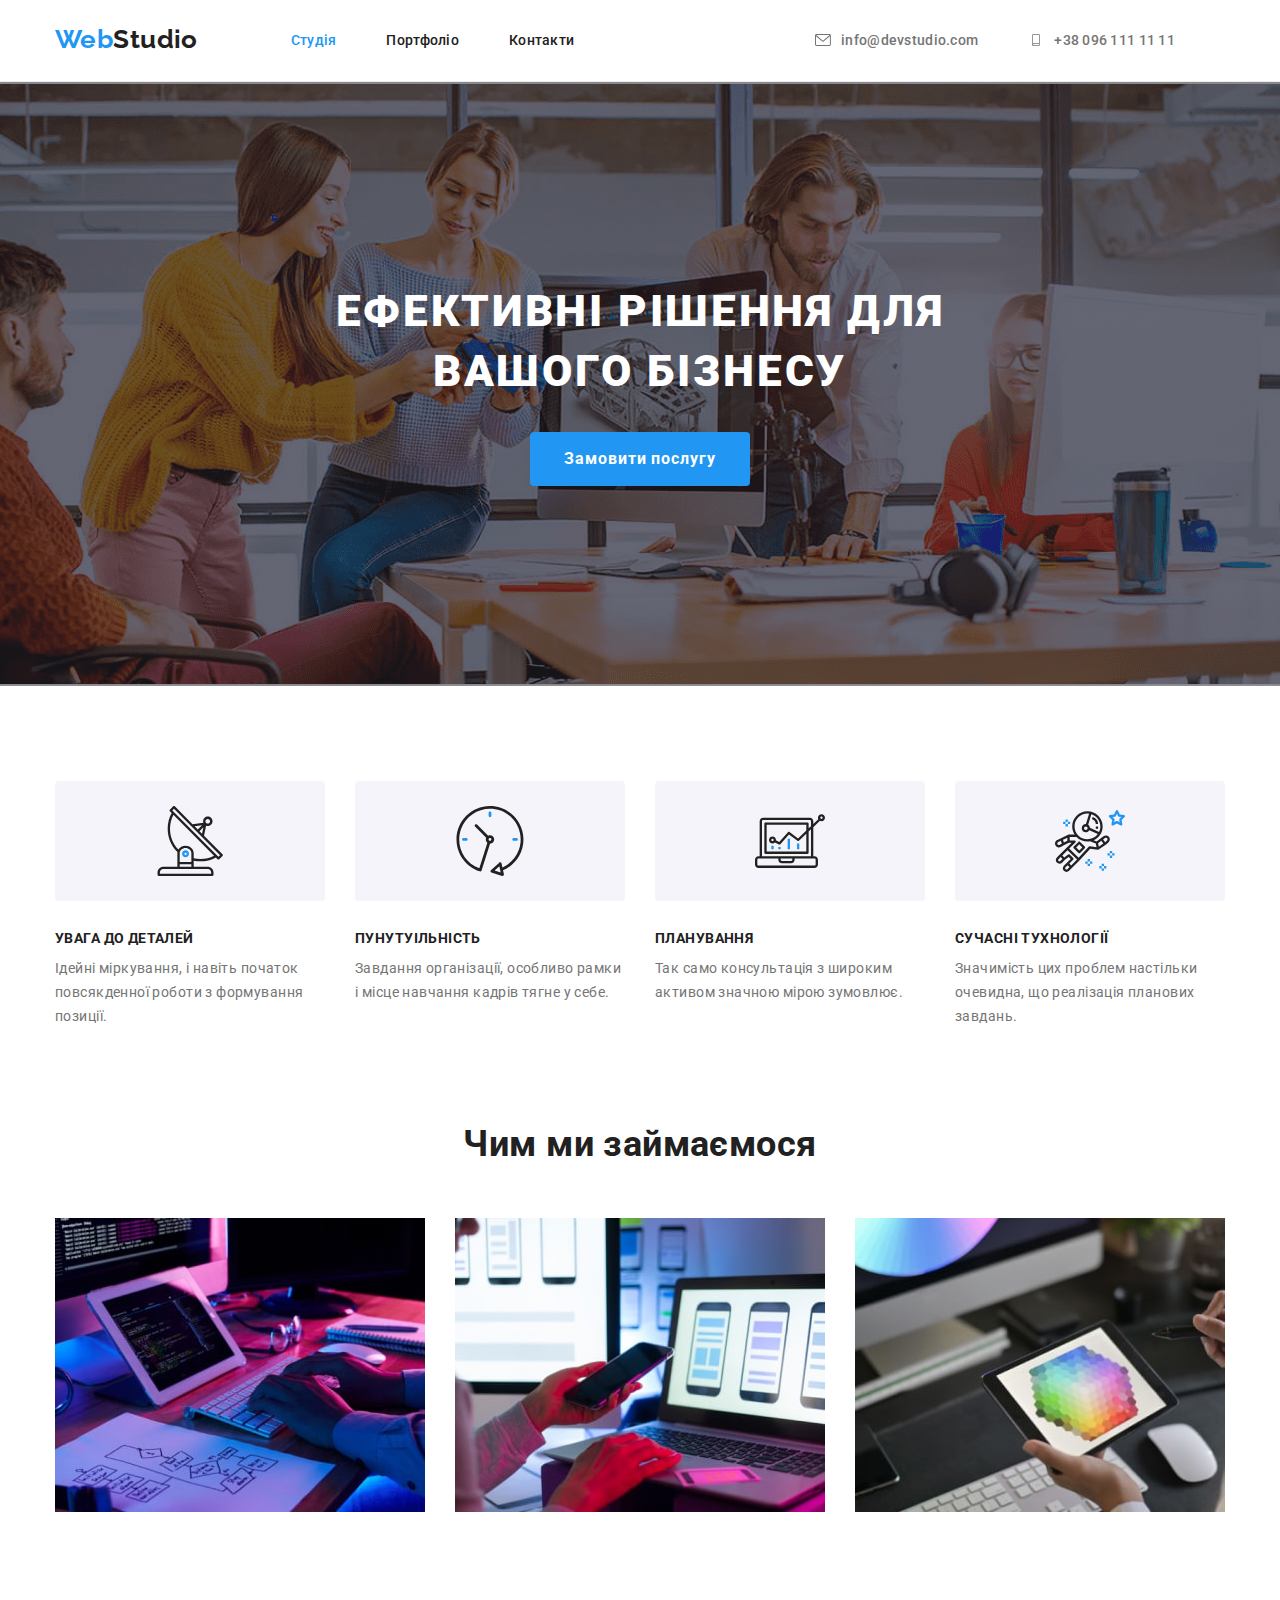
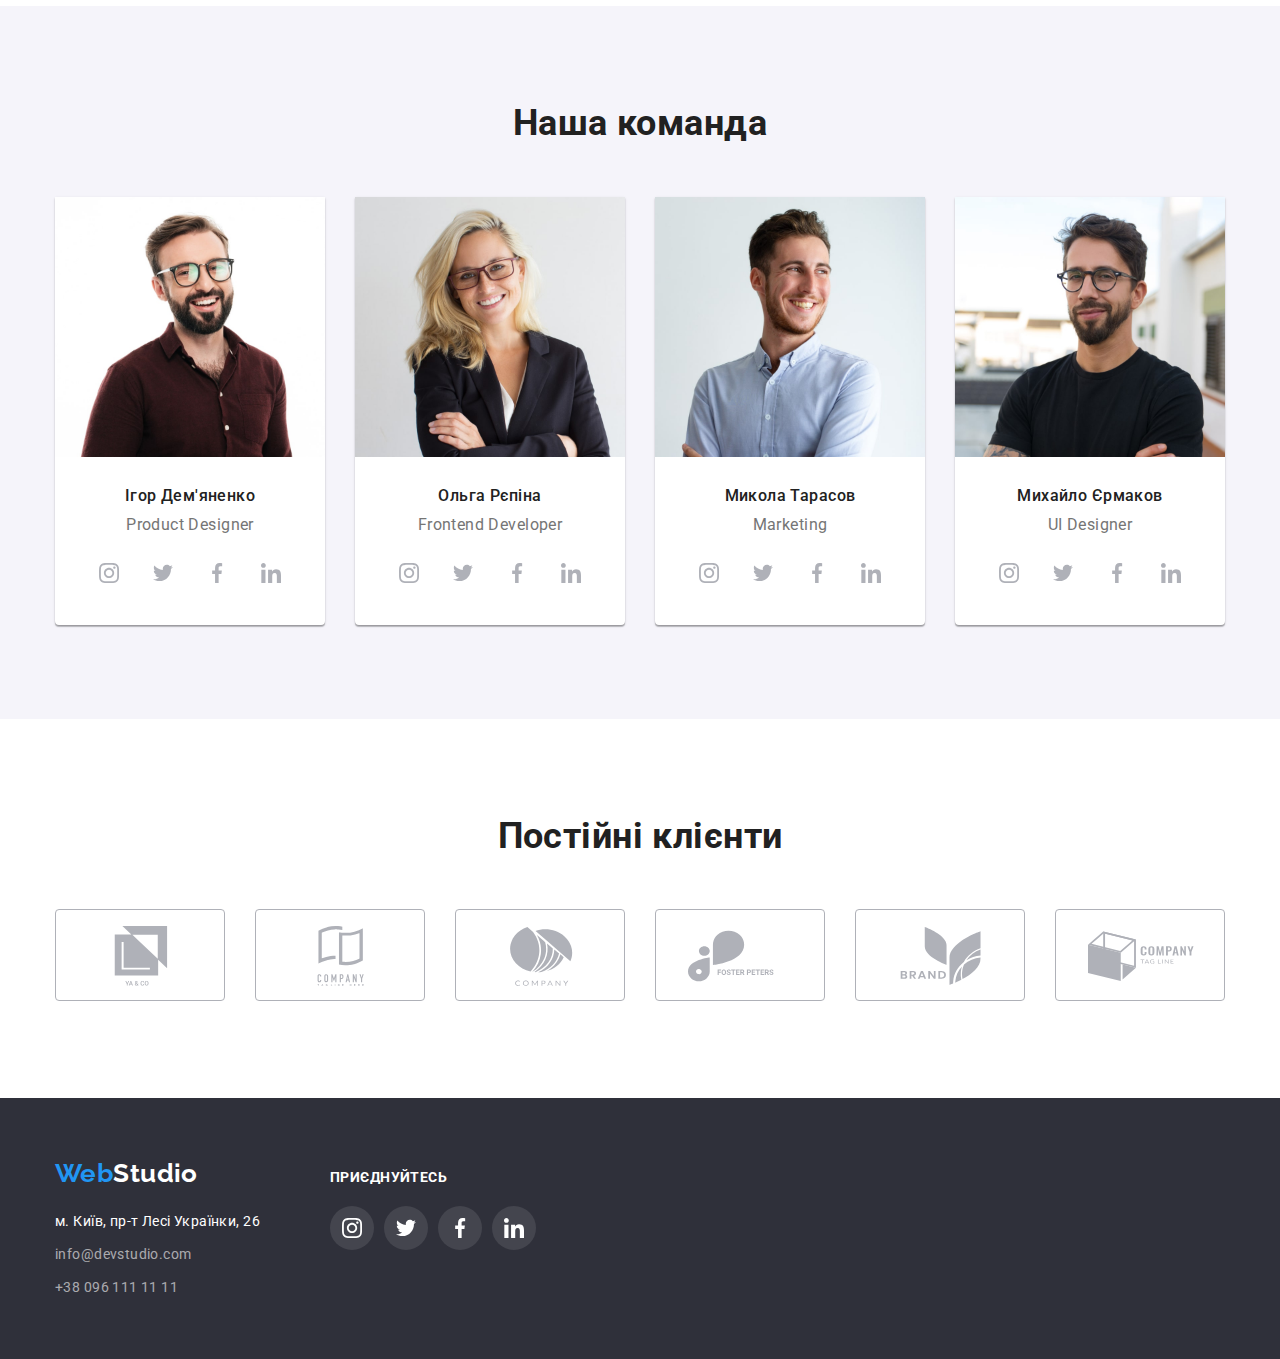
<file: index.html>
<!DOCTYPE html>
<html lang="uk">

    <head>
        <meta charset="UTF-8"> 
        <meta http-equiv="X-UA-Compatible" content="IE=edge">
        <meta name="viewport" content="width=device-width, initial-scale=1.0">
        <title>WebStudioPage</title>
        <link rel="stylesheet" href="https://cdnjs.cloudflare.com/ajax/libs/modern-normalize/1.1.0/modern-normalize.min.css" />
        <link href="https://fonts.googleapis.com/css2?family=Raleway:wght@700&family=Roboto:wght@400;500;700;900&display=swap"
            rel="stylesheet">
        <link rel="stylesheet" href="./css/styles.css" />
    </head>
    
    <body>
        <header>
            <div class="container header-section">
                <nav class="nav">
                    <a href="/" class="logo link"><span class="logo-web ">Web</span>Studio</a>                    
                    <ul class="nav-nav list">
                        <li class="nav-flex"><a href="./index.html" class="nav-link link current">Студія</a></li>
                        <li class="nav-flex"><a href="./portfolio.html" class="nav-link link">Портфоліо</a></li>
                        <li class="nav-flex"><a href="" class="nav-link link">Контакти</a></li>                    
                    </ul>
                </nav>            
                <ul class="contact list">
                    <li class="contact-flex" >
                            <a href="mailto:info@devstudio.com" class="nav-contact link">
                                <svg class="contact-icon">
                                    <use href="./images/icons.svg#icon-mail"></use>
                                </svg>
                                info@devstudio.com
                            </a>
                    </li>
                    <li class="contact-flex">
                        <a href="tel:+380961111111" class="nav-contact link">
                            <svg class="contact-icon">
                                <use href="./images/icons.svg#icon-smartphone"></use>
                            </svg>
                            +38 096 111 11 11
                        </a>
                    </li>
                </ul>
            </div>
            
        </header>

        <main>
            <section class="hero overlay">
                <div class="container">
                    <h1 class="hero-title">Ефективні рішення для вашого бізнесу</h1>
                    <button type="button" class="button primery-button">Замовити послугу</button>
                </div>
            </section>
            
            <section class="section">
                <div class="container">
                    <h2 class="section-title hide">Наші особливості</h2>
                        <ul class="feature list">
                            <li class="feature-items">
                                <svg class="feature-icon">
                                    <use href="./images/icons.svg#icon-antenna"></use>
                                </svg>
                                <h3 class="feature-title">увага до деталей</h3>
                                <p class="feature-text">Ідейні міркування, і навіть початок повсякденної роботи з формування позиції.</p>
                            </li>
                            <li class="feature-items">
                                <svg class="feature-icon">
                                    <use href="./images/icons.svg#icon-clock"></use>
                                </svg>
                                <h3 class="feature-title">пунутуільність</h3>
                                <p class="feature-text">Завдання організації, особливо рамки і місце навчання кадрів тягне у себе.</p>
                            </li>
                            <li class="feature-items">
                                <svg class="feature-icon">
                                    <use href="./images/icons.svg#icon-diagram"></use>
                                </svg>
                                <h3 class="feature-title">планування</h3>
                                <p class="feature-text">Так само консультація з широким активом значною мірою зумовлює.</p>
                            </li>
                            <li class="feature-items">
                                <svg class="feature-icon">
                                    <use href="./images/icons.svg#icon-astronaut"></use>
                                </svg>
                                <h3 class="feature-title">сучасні тухнології</h3>
                                <p class="feature-text">Значимість цих проблем настільки очевидна, що реалізація планових завдань.</p>
                            </li>
                        </ul>
                </div>
            </section>
            
            <section>
                <div class="container">
                    <h2 class="section-title">Чим ми займаємося</h2>
                    <ul class="activity list">
                        <li><img src="./images/WhatWeDo1.jpg" alt="Те чим ми займаємось" width="370" height="294"></li>
                        <li><img src="./images/WhatWeDo2.jpg" alt="Те чим ми займаємось" width="370" height="294"></li>
                        <li><img src="./images/WhatWeDo3.jpg" alt="Те чим ми займаємось" width="370" height="294"></li>
                    </ul>
                </div>
            </section>


            <section class="section team-section">
                <div class="container">
                    <h2 class="section-title">Наша команда</h2>
                    <ul class="team list">
                        <li class="team-content">
                            <img class="team-photo" src="./images/OurTeam1.jpg" alt="Ігор Дем'яненко" width="270" height="260">
                            <h3 class="team-name">Ігор Дем'яненко</h3>
                            <p class="team-position" lang="en">Product Designer</p>

                            <ul class="team-social list">
                                    <li class="team-icon">
                                        <a class="team-link link" href="/">
                                            <svg class="team-icon-fill">
                                                <use href="./images/icons.svg#icon-instagram"></use>
                                            </svg>
                                        </a>
                                    </li>
                                    <li class="team-icon">
                                        <a class="team-link link" href="/">
                                            <svg class="team-icon-fill">
                                                <use href="./images/icons.svg#icon-twitter"></use>
                                            </svg>
                                        </a>
                                    </li>
                                    <li class="team-icon">
                                        <a class="team-link link" href="/">
                                            <svg class="team-icon-fill">
                                                <use href="./images/icons.svg#icon-facebook"></use>
                                            </svg>
                                        </a>
                                    </li>
                                    <li class="team-icon">
                                        <a class="team-link link" href="/">
                                            <svg class="team-icon-fill">
                                                <use href="./images/icons.svg#icon-linkedin"></use>
                                            </svg>
                                        </a>
                                    </li>
                                    
                            </ul>
                            
                        </li>   
                        <li class="team-content">
                            <img class="team-photo" src="./images/OurTeam2.jpg" alt="Ольга Рєпіна" width="270" height="260">
                            <h3 class="team-name">Ольга Рєпіна</h3>
                            <p class="team-position" lang="en">Frontend Developer</p>
                            <ul class="team-social list">
                                <li class="team-icon">
                                    <a class="team-link link" href="/">
                                        <svg class="team-icon-fill">
                                            <use href="./images/icons.svg#icon-instagram"></use>
                                        </svg>
                                    </a>
                                </li>
                                <li class="team-icon">
                                    <a class="team-link link" href="/">
                                        <svg class="team-icon-fill">
                                            <use href="./images/icons.svg#icon-twitter"></use>
                                        </svg>
                                    </a>
                                </li>
                                <li class="team-icon">
                                    <a class="team-link link" href="/">
                                        <svg class="team-icon-fill">
                                            <use href="./images/icons.svg#icon-facebook"></use>
                                        </svg>
                                    </a>
                                </li>
                                <li class="team-icon">
                                    <a class="team-link link" href="/">
                                        <svg class="team-icon-fill">
                                            <use href="./images/icons.svg#icon-linkedin"></use>
                                        </svg>
                                    </a>
                                </li>
                            
                            </ul>
                        </li>
                        <li class="team-content">
                            <img class="team-photo" src="./images/OurTeam3.jpg" alt="Микола Тарасов" width="270" height="260">
                            <h3 class="team-name">Микола Тарасов</h3>
                            <p class="team-position" lang="en">Marketing</p>
                            <ul class="team-social list">
                                <li class="team-icon">
                                    <a class="team-link link" href="/">
                                        <svg class="team-icon-fill">
                                            <use href="./images/icons.svg#icon-instagram"></use>
                                        </svg>
                                    </a>
                                </li>
                                <li class="team-icon">
                                    <a class="team-link link" href="/">
                                        <svg class="team-icon-fill">
                                            <use href="./images/icons.svg#icon-twitter"></use>
                                        </svg>
                                    </a>
                                </li>
                                <li class="team-icon">
                                    <a class="team-link link" href="/">
                                        <svg class="team-icon-fill">
                                            <use href="./images/icons.svg#icon-facebook"></use>
                                        </svg>
                                    </a>
                                </li>
                                <li class="team-icon">
                                    <a class="team-link link" href="/">
                                        <svg class="team-icon-fill">
                                            <use href="./images/icons.svg#icon-linkedin"></use>
                                        </svg>
                                    </a>
                                </li>
                            
                            </ul>
                        </li>
                        <li class="team-content">
                            <img class="team-photo" src="./images/OurTeam4.jpg" alt="Михайло Єрмаков" width="270" height="260">
                            <h3 class="team-name">Михайло Єрмаков</h3>
                            <p class="team-position" lang="en">UI Designer</p>
                            <ul class="team-social list">
                                <li class="team-icon">
                                    <a class="team-link link" href="/">
                                        <svg class="team-icon-fill">
                                            <use href="./images/icons.svg#icon-instagram"></use>
                                        </svg>
                                    </a>
                                </li>
                                <li class="team-icon">
                                    <a class="team-link link" href="/">
                                        <svg class="team-icon-fill">
                                            <use href="./images/icons.svg#icon-twitter"></use>
                                        </svg>
                                    </a>
                                </li>
                                <li class="team-icon">
                                    <a class="team-link link" href="/">
                                        <svg class="team-icon-fill">
                                            <use href="./images/icons.svg#icon-facebook"></use>
                                        </svg>
                                    </a>
                                </li>
                                <li class="team-icon">
                                    <a class="team-link link" href="/">
                                        <svg class="team-icon-fill">
                                            <use href="./images/icons.svg#icon-linkedin"></use>
                                        </svg>
                                    </a>
                                </li>
                            
                            </ul>
                        </li>
                    </ul>
                </div>
            </section>
            <section class="section">
                <div class="container">
                    <h2 class="klient-title section-title">Постійні клієнти</h2>
                    <ul class="klient-list list">

                        <li class="klient-name">
                            <a class="klient-link link" href="/">
                                <svg class="klient-icon">
                                    <use href="./images/icons.svg#icon-client1"></use>
                                </svg>
                            </a>
                        </li>
                        <li class="klient-name">
                            <a class="klient-link link" href="/">
                                <svg class="klient-icon">
                                    <use href="./images/icons.svg#icon-client2"></use>
                                </svg>
                            </a>
                        </li>
                        <li class="klient-name">
                            <a class="klient-link link" href="/">
                                <svg class="klient-icon">
                                    <use href="./images/icons.svg#icon-client3"></use>
                                </svg>
                            </a>
                        </li>
                        <li class="klient-name">
                            <a class="klient-link link" href="/">
                                <svg class="klient-icon">
                                    <use href="./images/icons.svg#icon-client4"></use>
                                </svg>
                            </a>
                        </li>
                        <li class="klient-name">
                            <a class="klient-link link" href="/">
                                <svg class="klient-icon">
                                    <use href="./images/icons.svg#icon-client5"></use>
                                </svg>
                            </a>
                        </li>
                        <li class="klient-name">
                            <a class="klient-link link" href="/">
                                <svg class="klient-icon">
                                    <use href="./images/icons.svg#icon-client6"></use>
                                </svg>
                            </a>
                        </li>
                    </ul>
                </div>
            </section>

        </main>

        <footer class="footer">
            <div class="container">
                <div>
                    <a href="/" class="logo-fr link"><span class="logo-web">Web</span>Studio</a>
                    <address>
                        <ul class="address list">
                            <li class="address-flex"><a href="https://goo.gl/maps/Fnr73AeLxXsEuy9Y6" class="address-map link">м. Київ, пр-т Лесі Українки, 26</a></li>
                            <li class="address-flex"><a href="mailto:info@devstudio.com" class="address-contact link">info@devstudio.com</a></li>
                            <li class="address-flex"><a href="tel:+380961111111" class="address-contact link">+38 096 111 11 11</a></li>
                        </ul>
                    </address>
                </div>
                <div class="media">
                    <h3 class="section-title-h3">Приєднуйтесь</h3>
                    <ul class="media-social list">
                        <li class="media-icon">
                            <a class="media-link link" href="/">
                                <svg class="media-icon-fill">
                                    <use href="./images/icons.svg#icon-instagram"></use>
                                </svg>
                            </a>
                        </li>
                        <li class="media-icon">
                            <a class="media-link link" href="/">
                                <svg class="media-icon-fill">
                                    <use href="./images/icons.svg#icon-twitter"></use>
                                </svg>
                            </a>
                        </li>
                        <li class="media-icon">
                            <a class="media-link link" href="/">
                                <svg class="media-icon-fill">
                                    <use href="./images/icons.svg#icon-facebook"></use>
                                </svg>
                            </a>
                        </li>
                        <li class="media-icon">
                            <a class="media-link link" href="/">
                                <svg class="media-icon-fill">
                                    <use href="./images/icons.svg#icon-linkedin"></use>
                                </svg>
                            </a>
                        </li>
                    
                    </ul>
                </div>
            </div>
        </footer>
    </body>
</html>
</file>
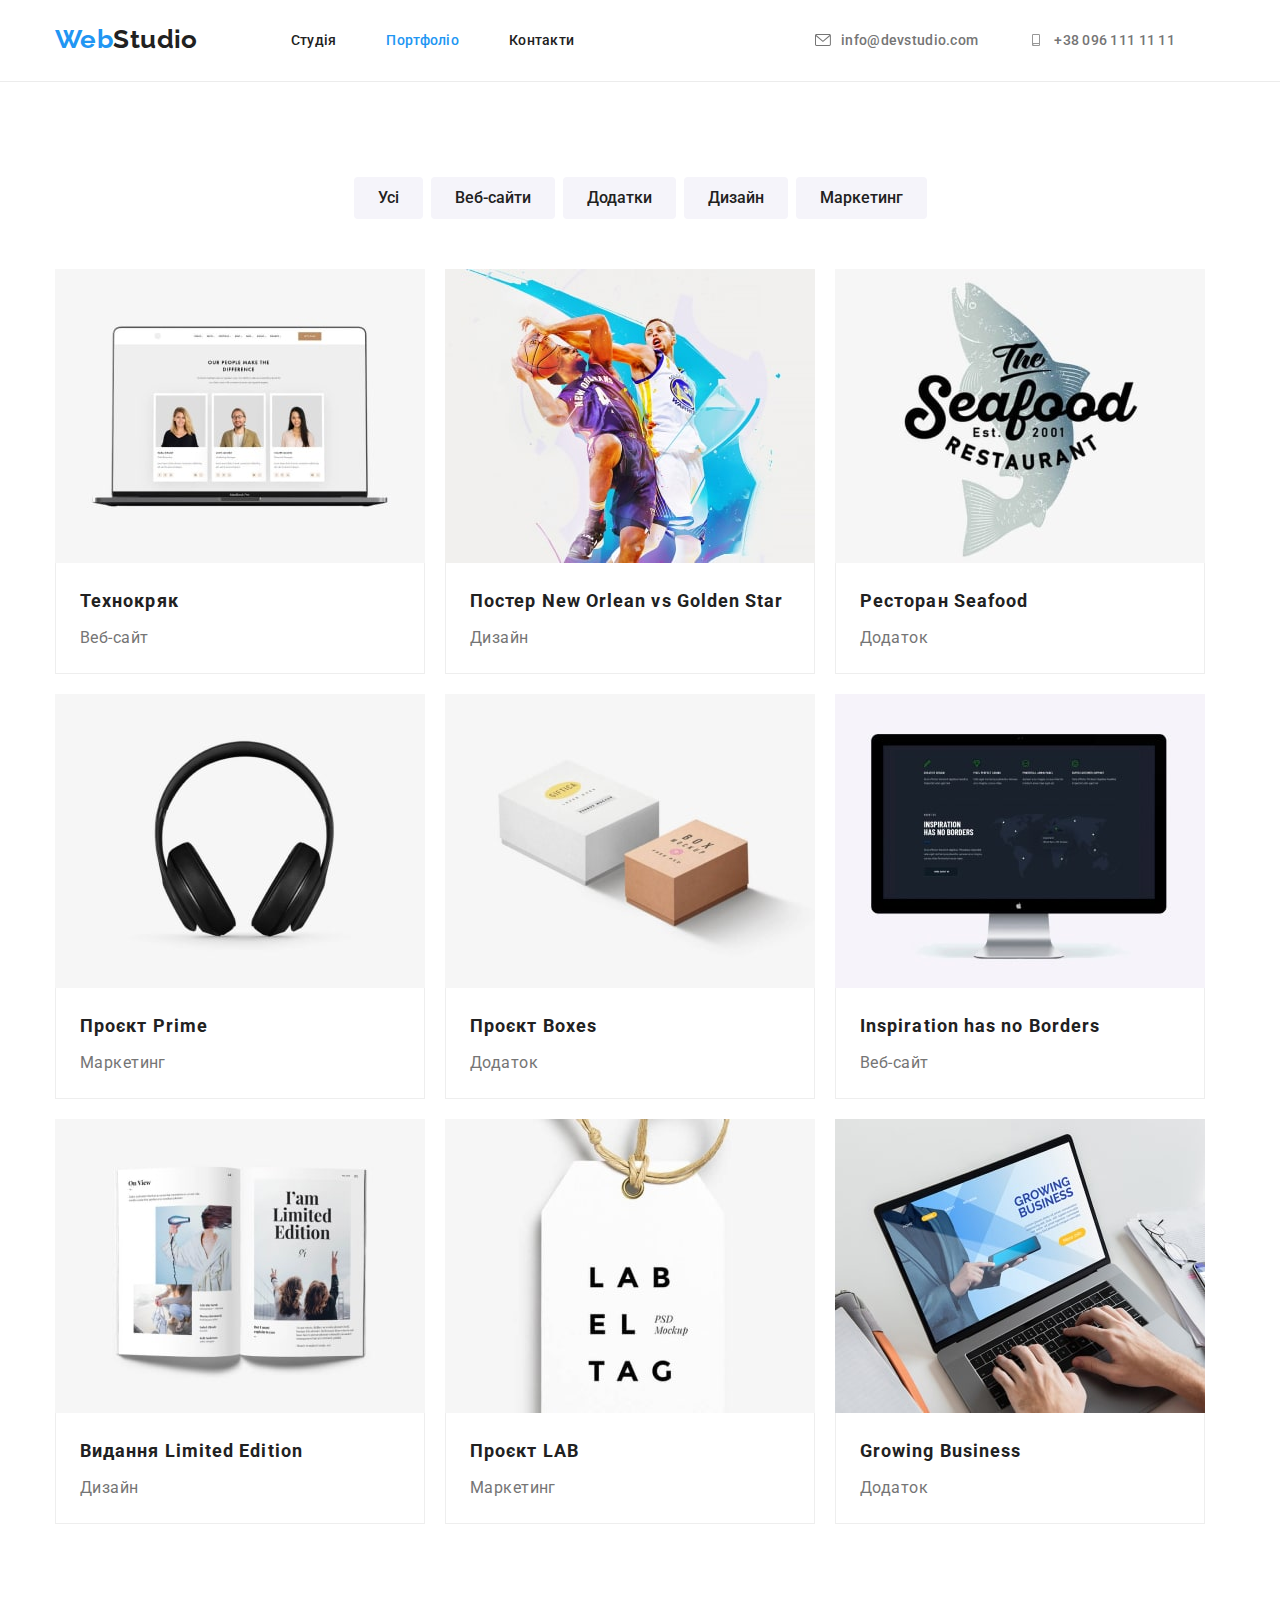
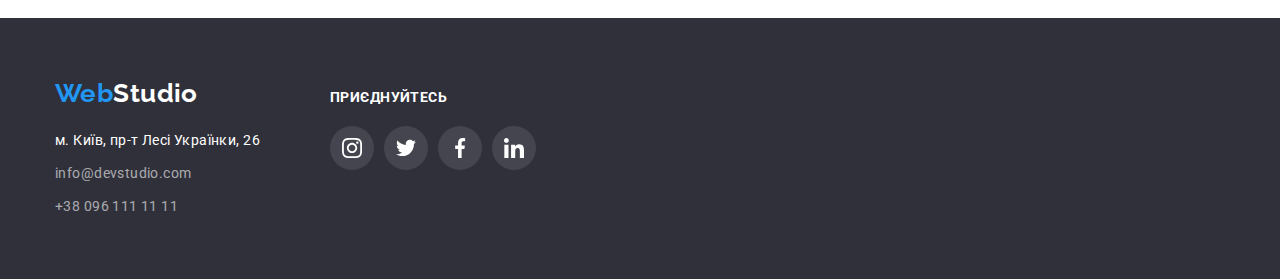
<file: portfolio.html>
<!DOCTYPE html>
<html lang="uk">

    <head>
        <meta charset="UTF-8">
        <meta http-equiv="X-UA-Compatible" content="IE=edge">
        <meta name="viewport" content="width=device-width, initial-scale=1.0">
        <title>WebStudioPage</title>
        <link rel="stylesheet"
            href="https://cdnjs.cloudflare.com/ajax/libs/modern-normalize/1.1.0/modern-normalize.min.css" />
        <link
            href="https://fonts.googleapis.com/css2?family=Raleway:wght@700&family=Roboto:wght@400;500;700;900&display=swap"
            rel="stylesheet">
        <link rel="stylesheet" href="./css/styles.css" />
    </head>

    <body>
        <header>
            <div class="container header-section">
                <nav class="nav">
                    <a href="/" class="logo link"><span class="logo-web ">Web</span>Studio</a>
                    <ul class="nav-nav list">
                        <li class="nav-flex"><a href="./index.html" class="nav-link link ">Студія</a></li>
                        <li class="nav-flex"><a href="./portfolio.html" class="nav-link link current">Портфоліо</a></li>
                        <li class="nav-flex"><a href="" class="nav-link link">Контакти</a></li>
                    </ul>
                </nav>
                <ul class="contact list">
                    <li class="contact-flex">
                        <a href="mailto:info@devstudio.com" class="nav-contact link">
                            <svg class="contact-icon">
                                <use href="./images/icons.svg#icon-mail"></use>
                            </svg>
                            info@devstudio.com
                        </a>
                    </li>
                    <li class="contact-flex">
                        <a href="tel:+380961111111" class="nav-contact link">
                            <svg class="contact-icon">
                                <use href="./images/icons.svg#icon-smartphone"></use>
                            </svg>
                            +38 096 111 11 11
                        </a>
                    </li>
                </ul>
            </div>
        
        </header>

        <main>
            <section class="section">
                <div class="container">
                    <h1 class="hide">Портфоліо</h1>
                    <ul class="portfolio-button list">
                        <li class="portfolio-button-term"><button type="button" class="button secondary-button">Усі</button></li>
                        <li class="portfolio-button-term"><button type="button" class="button secondary-button">Веб-сайти</button></li>
                        <li class="portfolio-button-term"><button type="button" class="button secondary-button">Додатки</button></li>
                        <li class="portfolio-button-term"><button type="button" class="button secondary-button">Дизайн</button></li>
                        <li class="portfolio-button-term"><button type="button" class="button secondary-button">Маркетинг</button></li>
                    </ul>
    
                    <ul class="portfolio list">
                        <li class="portfolio-section">
                            <a href="" class="portfolio-link link">
                                <img class="portfolio-img" src="./images/portfolio1.jpg" alt="Технокряк" height="294" width="370">
                                <div class="portfolio-menu">
                                    <h2 class="portfolio-name">Технокряк</h2>
                                    <p class="portfolio-category">Веб-сайт</p>
                                </div>
                            </a>
                        </li>
                        <li class="portfolio-section">
                            <a href="" class="portfolio-link link">
                                <img class="portfolio-img" src="./images/portfolio2.jpg" alt="Постер New Orlean vs Golden Star" height="294" width="370">
                                <div class="portfolio-menu">
                                    <h2 class="portfolio-name">Постер New Orlean vs Golden Star</h2>
                                    <p class="portfolio-category">Дизайн</p>
                                </div class="portfolio-menu">
                            </a>
                        </li>
                        <li class="portfolio-section">
                            <a href="" class="portfolio-link link">
                                <img class="portfolio-img" src="./images/portfolio3.jpg" alt="Ресторан Seafood" height="294" width="370">
                                <div class="portfolio-menu">
                                    <h2 class="portfolio-name">Ресторан Seafood</h2>
                                    <p class="portfolio-category">Додаток</p>
                                </div class="portfolio-menu">
                            </a>
                        </li>
                        <li class="portfolio-section">
                            <a href="" class="portfolio-link link">
                                <img class="portfolio-img" src="./images/portfolio4.jpg" alt="Проєкт Prime" height="294" width="370">
                                <div class="portfolio-menu">
                                    <h2 class="portfolio-name">Проєкт Prime</h2>
                                    <p class="portfolio-category">Маркетинг</p>
                                </div class="portfolio-menu">
                            </a>
                        </li>
                        <li class="portfolio-section">
                            <a href="" class="portfolio-link link">
                                <img class="portfolio-img" src="./images/portfolio5.jpg" alt="Проєкт Boxes" height="294" width="370">
                                <div class="portfolio-menu">
                                    <h2 class="portfolio-name">Проєкт Boxes</h2>
                                    <p class="portfolio-category">Додаток</p>
                                </div class="portfolio-menu">
                            </a>
                        </li>
                        <li class="portfolio-section">
                            <a href="" class="portfolio-link link">
                                <img class="portfolio-img" src="./images/portfolio6.jpg" alt="Inspiration has no Borders" height="294" width="370">
                                <div class="portfolio-menu">
                                    <h2 class="portfolio-name">Inspiration has no Borders</h2>
                                    <p class="portfolio-category">Веб-сайт</p>
                                </div class="portfolio-menu">
                            </a>
                        </li>
                        <li class="portfolio-section">
                            <a href="" class="portfolio-link link">
                                <img class="portfolio-img" src="./images/portfolio7.jpg" alt="Видання Limited Edition" height="294" width="370">
                                <div class="portfolio-menu">
                                    <h2 class="portfolio-name">Видання Limited Edition</h2>
                                    <p class="portfolio-category">Дизайн</p>
                                </div class="portfolio-menu">
                            </a>
                        </li>
                        <li class="portfolio-section">
                            <a href="" class="portfolio-link link">
                                <img class="portfolio-img" src="./images/portfolio8.jpg" alt="Проєкт LAB" height="294" width="370">
                                <div class="portfolio-menu">
                                    <h2 class="portfolio-name">Проєкт LAB</h2>
                                    <p class="portfolio-category">Маркетинг</p>
                                </div class="portfolio-menu">
                            </a>
                        </li>
                        <li class="portfolio-section">
                            <a href="" class="portfolio-link link">
                                <img class="portfolio-img" src="./images/portfolio9.jpg" alt="Growing Business" height="294" width="370">
                                <div class="portfolio-menu">
                                    <h2 class="portfolio-name">Growing Business</h2>
                                    <p class="portfolio-category">Додаток</p>
                                </div class="portfolio-menu">
                            </a>
                        </li>   
                    </ul>
                </div> 
            </section>
        </main>

        <footer class="footer">
            <div class="container">
                <div>
                    <a href="/" class="logo-fr link"><span class="logo-web">Web</span>Studio</a>
                    <address>
                        <ul class="address list">
                            <li class="address-flex"><a href="https://goo.gl/maps/Fnr73AeLxXsEuy9Y6" class="address-map link">м.
                                    Київ, пр-т Лесі Українки, 26</a></li>
                            <li class="address-flex"><a href="mailto:info@devstudio.com"
                                    class="address-contact link">info@devstudio.com</a></li>
                            <li class="address-flex"><a href="tel:+380961111111" class="address-contact link">+38 096 111 11
                                    11</a></li>
                        </ul>
                    </address>
                </div>
                <div class="media">
                    <h3 class="section-title-h3">Приєднуйтесь</h3>
                    <ul class="media-social list">
                        <li class="media-icon">
                            <a class="media-link link" href="/">
                                <svg class="media-icon-fill">
                                    <use href="./images/icons.svg#icon-instagram"></use>
                                </svg>
                            </a>
                        </li>
                        <li class="media-icon">
                            <a class="media-link link" href="/">
                                <svg class="media-icon-fill">
                                    <use href="./images/icons.svg#icon-twitter"></use>
                                </svg>
                            </a>
                        </li>
                        <li class="media-icon">
                            <a class="media-link link" href="/">
                                <svg class="media-icon-fill">
                                    <use href="./images/icons.svg#icon-facebook"></use>
                                </svg>
                            </a>
                        </li>
                        <li class="media-icon">
                            <a class="media-link link" href="/">
                                <svg class="media-icon-fill">
                                    <use href="./images/icons.svg#icon-linkedin"></use>
                                </svg>
                            </a>
                        </li>
        
                    </ul>
                </div>
            </div>
        </footer>

    </body>
</html>
</file>
<file: css/styles.css>
:root {
    --primary-text-color: #757575;
    --title-text-color: #212121;
    --accent-color: #2196F3;
    --primary-bg-color: #ffffff; 
    --secondary-bg-color: #2F303A;
    --primary-white-color: #FFFFFF;
    --secondary-button-color: #F5F4FA;
    --background-adress-color: rgba(255, 255, 255, 0.6);
    --background-picture: #C4C4C4;
    --primary-icom-color: rgba(175, 177, 184, 1);
    --icons-color: #AFB1B8;

}

p,
ul,
ol,
h1,
h2,
h3,
h4,
h5,
h6 {
    margin: 0;
    padding: 0;
}

button {
    cursor: pointer;
}

address {
    font-style: normal;
}

img, svg {
    display: block;
}

body {
    color: var(--primary-text-color);
    background-color: var(--primary-bg-color);
    font-family: 'Roboto', sans-serif;
    letter-spacing: 0.03em;
    font-size: 14px;
}

.list {
    list-style: none;
}

.link {
    text-decoration: none;
}


.container {
    width: 1200px;
    padding-left: 15px;
    padding-right: 15px;
    margin: 0 auto;

}

.section {
    padding-top: 95px;
    padding-bottom: 94px;
}


/*----------HEADER----------*/

header {
    border-bottom: 1px solid #ECECEC;
}

.header-section {
    display: flex;
    align-items: center;
}

.nav{display: flex;}

.nav-nav,
.contact {
    display: flex;
    padding-bottom: 32px;
    padding-top: 32px;
    margin-right: 50px;
}


.nav-flex,
.contact-flex{
    margin-left: 50px;
}

.nav-flex:first-child{
    margin-left: 0;
}

.contact-flex:first-child {
    margin-left: 0;
}


.contact {
    margin-left: auto;
}

.logo {
    padding-bottom: 25px;
    padding-top: 24px;
    margin-right: 93px;

    color: var(--title-text-color);

    font-family: 'Raleway', sans-serif;
    font-weight: 700;
    font-size: 26px;
    line-height: 1.2;
}
.logo-web {
    color: var(--accent-color);
}

.nav-link, .nav-contact {
    color: var(--title-text-color);

    font-weight: 500;
    line-height: 1.14;
    letter-spacing: 0.02em;
}

.nav-contact{
    display: flex;
    align-items: center;

    color: var(--primary-text-color);
}

.nav-link:hover, 
.nav-link:focus {
    color: var(--accent-color);
}

.nav-link.current{
    color: var(--accent-color);
}

.nav-contact:hover,
.nav-contact:focus {
    color: var(--accent-color);
}

.contact-icon {
    width: 16px;
    height: 12px;
    fill: currentColor;
    margin-right: 10px;
}


/*----------HERO----------*/


.hero {
    text-align: center;
    padding-top: 200px;
    padding-bottom: 200px;  
    
    background-color: var(--secondary-bg-color);
}

.overlay {
    background-color: var(--background-picture);
    background-image: linear-gradient(to right,
        rgba(47, 48, 58, 0.4),
        rgba(47, 48, 58, 0.4)),
    url('../images/HeroBackground.png');

    background-repeat: no-repeat;
    background-position: center;
    background-size: cover;
    background-size: 1600px;
    }

.hero-title {
    display: flex;
    margin: 0 auto;
    margin-bottom: 30px;
    max-width: 780px;

    color: var(--primary-white-color);

    font-weight: 900;
    font-size: 44px;
    line-height: 1.36;
    letter-spacing: 0.06em;
    text-transform: uppercase;    
}


/*----------BUTTON----------*/


.button {
    display: inline-block;
    border-color: transparent;
    text-align: center;

    color: var(--title-text-color);
    
    font-family: inherit;
    cursor: pointer;
    border-radius: 4px;
    
}

.button.primery-button {
    padding: 10px 32px;
    min-width: 216px;

    background-color: var(--accent-color);
    color: var(--primary-bg-color);

    font-weight: 700;
    font-size: 16px;
    line-height: 1.88;
    letter-spacing: 0.06em;

}

.button.secondary-button {
    padding: 6px 22px;

    background-color: var(--secondary-button-color);
    color: var(--title-text-color);

    font-weight: 500;
    font-size: 16px;
    line-height: 1.62;  
}

.button:hover,
.button:focus {
    background-color: var(--accent-color);
    color: var(--primary-bg-color);
    box-shadow: 0px 3px 1px rgba(0, 0, 0, 0.1), 0px 1px 2px rgba(0, 0, 0, 0.08), 0px 2px 2px rgba(0, 0, 0, 0.12);
}


/*----------SECTION TITLE----------*/

.section-title  {
    margin-top: 0;
    margin-bottom: 50px;

    color: var(--title-text-color);

    font-size: 36px;
    line-height: 1.27;
    text-align: center;
}

.section-title-h3 {
    color: var(--primary-white-color);

    font-size: 14px;
    line-height: 1.14;
    text-transform: uppercase;
}


/*----------FEATURES----------*/


.hide {
  position: absolute;
  width: 1px;
  height: 1px;
  margin: -1px;
  border: 0;
  padding: 0;
  
  white-space: nowrap;
  clip-path: inset(100%);
  clip: rect(0 0 0 0);
  overflow: hidden;

}

.feature-icon{
    padding-bottom: 25px;
    padding-top: 25px;
    width: 270px;
    height: 120px;

    background: var(--secondary-button-color);

    border-radius: 4px;
}

.feature {
    display: flex;
    justify-content: center;
    gap: 30px;
}
.feature-title {
    margin-bottom: 10px;
    margin-top: 30px;

    color: var(--title-text-color);

    font-size: 14px;
    line-height: 1.14;
    text-transform: uppercase;
}

.feature-text {
    line-height: 1.71;
}




/*----------ACTIVITY----------*/

.activity {
    display: flex;
    justify-content: center;
    gap: 30px;
    padding-bottom: 94px;
}


/*----------TEAM----------*/

.team {
    display: flex;
    justify-content: center;
    gap: 30px;

}

.team-section{
    background-color: var(--secondary-button-color);
}

.team-content {
    background: #FFFFFF;
    box-shadow: 0px 1px 3px rgba(0, 0, 0, 0.12), 0px 1px 1px rgba(0, 0, 0, 0.14), 0px 2px 1px rgba(0, 0, 0, 0.2);
    border-radius: 0px 0px 4px 4px;
    padding-bottom: 30px;
}

.team-photo{
    margin-bottom: 30px;
}

.team-name {
    margin-bottom: 10px;

    color: var(--title-text-color);

    font-weight: 500;
    font-size: 16px;
    line-height: 1.18;
    text-align: center;
}

.team-position {
    margin-bottom: 16px;
    font-size: 16px;
    line-height: 1.18;
    text-align: center;
}

.team-social{
    display: flex;
    padding-left: 32px;
    align-items: center;
    gap: 10px;
}

.team-icon{
    height: 44px;
    width: 44px;
}

.team-link {
    display: inline-block;
    padding: 12px;
    border-radius: 50%;
    color: var(--icons-color);
}

.team-link:hover,
.team-link:focus {
    background-color: var(--accent-color);
    color: var(--primary-white-color);
}

.team-icon-fill {
    height: 20px;
    width: 20px;
    fill: currentColor;
}


/*----------KLIENTS----------*/


.klient-list {
    display: flex;
    justify-content: center;
    gap: 30px;
}


.klient-link {
    display: inline-block;
    padding: 16px 32px;
    width: 170px;
    height: 92px;
    border: 1px solid var(--icons-color);
    border-radius: 4px;

    color: var(--icons-color);  
}

.klient-icon {
    text-align: center;
    width: 106px;
    height: 60px;
    fill: currentColor;
}

.klient-link:hover,
.klient-link:focus {
    color: var(--accent-color);
    border: 1px solid var(--accent-color);
}


/*----------FOOTER----------*/

/*----------LOGO/ADDRESS----------*/
.footer {
    padding-top: 60px;
    padding-bottom: 60px;

    background-color: var(--secondary-bg-color);
}
.footer .container{
    display: flex;
}

.logo-fr {
    display: inline-block;
    margin-bottom: 20px;

    color: var(--primary-white-color);

    font-family: 'Raleway', sans-serif;
    font-weight: 700;
    font-size: 26px;
    line-height: 1.2;


}

.address-map {
    color: var(--primary-white-color);
    line-height: 1.71;
    font-style: normal;
    
}

.address-contact {
    color: var(--background-adress-color);
    line-height: 1.71;
    font-style: normal;
    
}

.address-flex{
    margin-bottom: 9px;
}

.address-flex:last-child {
    margin-bottom: 0;
}

.address-contact:hover,
.address-contact:focus{
    color: var(--accent-color);
}



/*----------MEDIA----------*/


.media {
    margin-left: 70px;
    margin-top: 12px;
}

.media .section-title-h3 {
    padding-bottom: 20px;
}

.media-social {
    display: flex;
    align-items: center;
    gap: 10px;
}

.media-icon {
    height: 44px;
    width: 44px;
}

.media-link {
    display: inline-block;
    padding: 12px;
    border-radius: 50%;

    background: rgba(255, 255, 255, 0.1);
    color: var(--primary-white-color);
}

.media-link:hover,
.media-link:focus {
    background: var(--accent-color);
}

.media-icon-fill {
    height: 20px;
    width: 20px;
    fill: currentColor;
}



/*----------PORTFOLIO----------*/


.portfolio-button {
    display: flex;
    justify-content: center;
    margin-bottom: 50px;
}

.portfolio-button-term:not(:last-child){
    margin-right: 8px;
}


.portfolio{
    display: flex;
    flex-wrap: wrap;
}


.portfolio-menu {
    padding-left: 24px;

    background: #FFFFFF;
    border: 1px solid #EEEEEE;
    
    border-top: 0;
}

.portfolio-section {
    padding-top: 0;
    margin-bottom: 20px;
    margin-right: 20px;

    width: 370px;
}

.portfolio-link {
    display: block;
}

.portfolio-link:hover {
    box-shadow: 0px 1px 1px rgba(0, 0, 0, 0.12), 
    0px 4px 4px rgba(0, 0, 0, 0.06), 1px 4px 6px rgba(0, 0, 0, 0.16);
}

.portfolio-section:nth-child(3n) {
    margin-right: 0;
}

.portfolio-section:nth-last-child(-n+3) {
    margin-bottom: 0;
}

.portfolio-img {
    padding: 0;
    padding: 0;
}

.portfolio-name {
    padding-top: 20px;
    padding-bottom: 4px;

    color: var(--title-text-color);

    font-size: 18px;
    line-height: 2;
    letter-spacing: 0.06em;
}

.portfolio-category {
    padding-bottom: 20px;
    font-size: 16px;
    line-height: 1.87;
    color: var(--primary-text-color);
}
</file>
